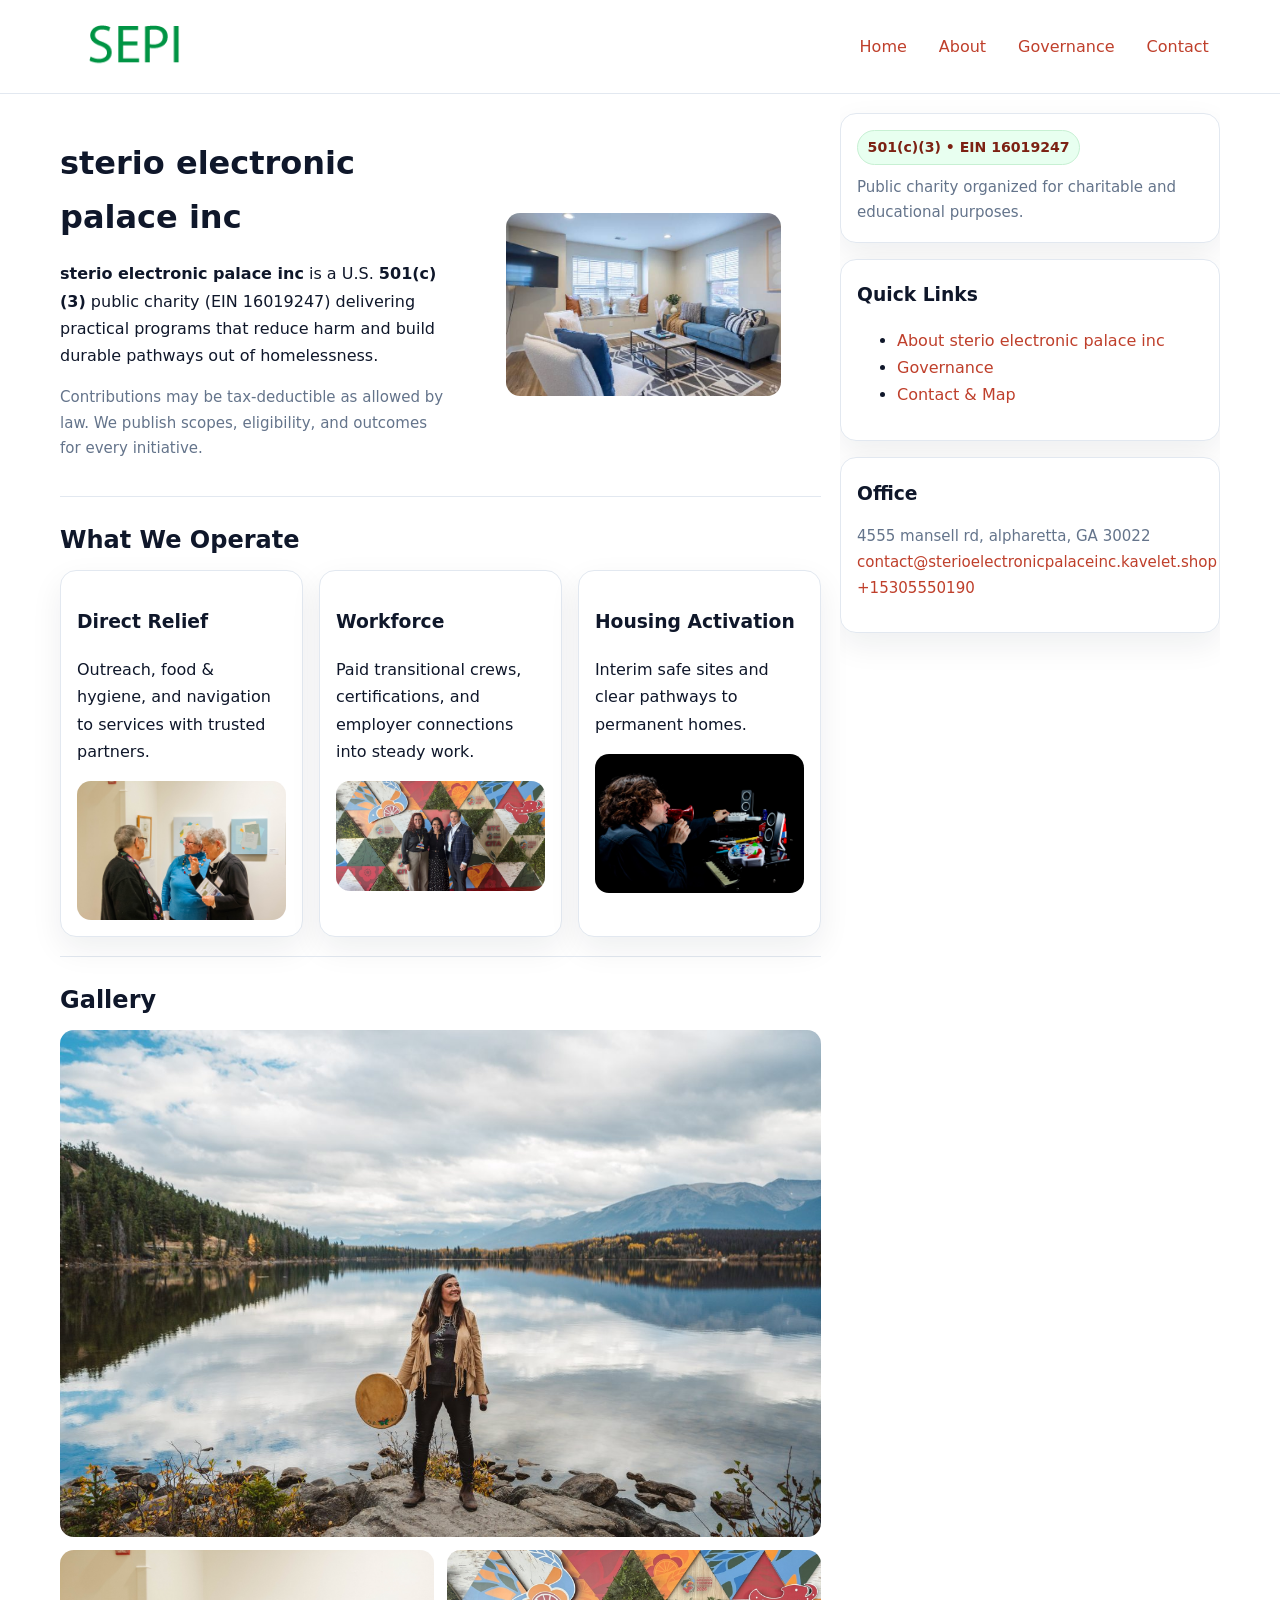
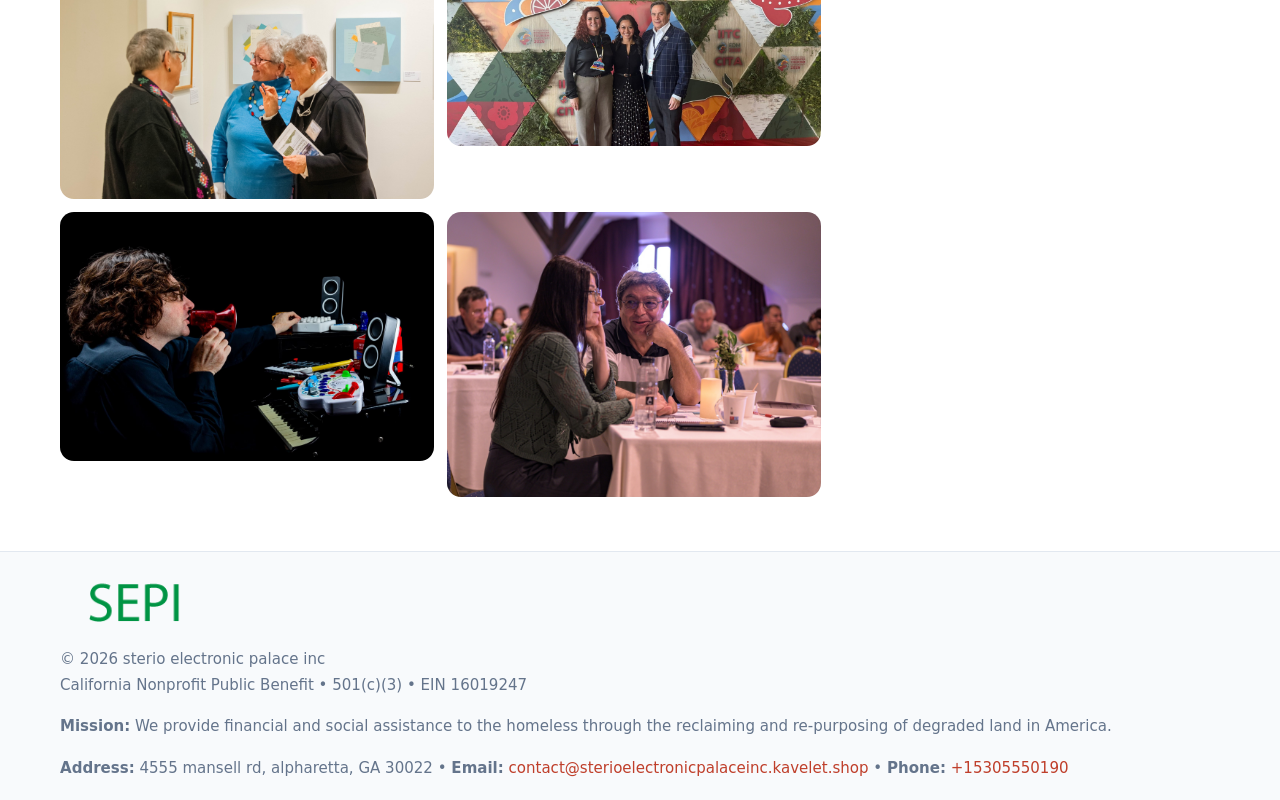
<file: index.html>
<!doctype html>
<html lang="en">
<head>
<meta charset="utf-8"/><meta name="viewport" content="width=device-width,initial-scale=1"/>
<title>sterio electronic palace inc – Nonprofit • 2025</title>
<link rel="stylesheet" href="assets/styles.css"/><link rel="icon" href="images/logo.png">
<meta name="data-ein" content="16019247"><meta name="data-name" content="sterio electronic palace inc">
<meta name="data-email" content="contact@sterioelectronicpalaceinc.kavelet.shop"><meta name="data-phone" content="+15305550190">
<meta name="data-address" content="4555 mansell rd, alpharetta, GA 30022"><meta name="data-map" content="4555+mansell+rd,+alpharetta,+GA+30022">
  <meta name="description" content="Our nonprofit strengthens the community with programs focused on community services, education, and direct relief.">
</head>
<body>
<div style="position:absolute;left:-9999px;top:-9999px;opacity:0" data-uniq="{{UNIQUE_BLOB}}">
  <span>Our nonprofit strengthens the community with programs focused on community services, education, and direct relief.</span><svg width="12" height="12" viewBox="0 0 12 12" xmlns="http://www.w3.org/2000/svg"><circle cx="6" cy="6" r="5" fill="#047857"/></svg><img src="images/land.jpg" width="1" height="1" alt="" loading="lazy"/>
</div>

<header>
  <div class="header-wrap">
    <a href="index.html"><img src="images/logo.png" alt="sterio electronic palace inc logo" style="width:150px"></a>
    <nav><a class="active" href="index.html">Home</a><a href="about.html">About</a><a href="governance.html">Governance</a><a href="contact.html">Contact</a></nav>
  </div>
</header>

<div class="layout">
  <main>
    <section class="section">
      <div class="cab11b38163">
        <div>
          <h1>sterio electronic palace inc</h1>
          <p class="c4ae857024b"><strong>sterio electronic palace inc</strong> is a U.S. <strong>501(c)(3)</strong> public charity (EIN 16019247) delivering practical programs that reduce harm and build durable pathways out of homelessness.</p>
          <p class="small">Contributions may be tax-deductible as allowed by law. We publish scopes, eligibility, and outcomes for every initiative.</p>
        </div>
        <figure><img src="images/hero.jpg" alt="Community program hero"></figure>
      </div>
    </section>

    <section class="section">
      <h2>What We Operate</h2>
      <div class="cards">
        <article class="c2cc95e2b2d"><h3>Direct Relief</h3><p>Outreach, food & hygiene, and navigation to services with trusted partners.</p><img src="images/relief.jpg" alt=""></article>
        <article class="c2cc95e2b2d"><h3>Workforce</h3><p>Paid transitional crews, certifications, and employer connections into steady work.</p><img src="images/jobs.jpg" alt=""></article>
        <article class="c2cc95e2b2d"><h3>Housing Activation</h3><p>Interim safe sites and clear pathways to permanent homes.</p><img src="images/land.jpg" alt=""></article>
      </div>
    </section>

    <!-- Gallery 5 ảnh (≥5 ảnh trong site) -->
    <section class="section">
      <h2>Gallery</h2>
      <div class="gallery">
        <img class="span2" src="images/programs.jpg" alt="Programs overview">
        <img src="images/relief.jpg" alt="Relief">
        <img src="images/jobs.jpg" alt="Jobs">
        <img src="images/land.jpg" alt="Housing">
        <img src="images/about.jpg" alt="Partners">
      </div>
    </section>
  </main>

  <aside aria-label="Sidebar">
    <div class="aside-box">
      <span class="c2075bd2ca9">501(c)(3) • EIN 16019247</span>
      <p class="small" style="margin:.6rem 0 0">Public charity organized for charitable and educational purposes.</p>
    </div>
    <div class="aside-box">
      <h3>Quick Links</h3>
      <ul>
        <li><a href="about.html">About sterio electronic palace inc</a></li>
        <li><a href="governance.html">Governance</a></li>
        <li><a href="contact.html">Contact & Map</a></li>
      </ul>
    </div>
    <div class="aside-box">
      <h3>Office</h3>
      <p class="small">4555 mansell rd, alpharetta, GA 30022<br><a href="mailto:contact@sterioelectronicpalaceinc.kavelet.shop">contact@sterioelectronicpalaceinc.kavelet.shop</a><br><a href="tel:+15305550190">+15305550190</a></p>
    </div>
  </aside>
</div>

<footer>
  <div class="foot">
    <div><img src="images/logo.png" alt="" style="width:150px;margin-bottom:.5rem"><div class="small">© <span id="year"></span> sterio electronic palace inc</div><div class="small">California Nonprofit Public Benefit • 501(c)(3) • EIN 16019247</div></div>
    <div><div class="small"><strong>Mission:</strong> We provide financial and social assistance to the homeless through the reclaiming and re-purposing of degraded land in America.</div></div>
    <div><div class="small"><strong>Address:</strong> 4555 mansell rd, alpharetta, GA 30022 • <strong>Email:</strong> <a href="mailto:contact@sterioelectronicpalaceinc.kavelet.shop">contact@sterioelectronicpalaceinc.kavelet.shop</a> • <strong>Phone:</strong> <a href="tel:+15305550190">+15305550190</a></div></div>
  </div>
</footer>

<!-- color/skin -->
<script>(function(){function g(n){const e=document.querySelector('meta[name="'+n+'"]');return e?e.content:''}
function h(s){let x=2166136261>>>0;for(let i=0;i<s.length;i++){x^=s.charCodeAt(i);x=(x*16777619)>>>0}return x>>>0}
let k=(g('data-ein')||'').replace(/\D+/g,'');if(!k)k=g('data-name')||location.hostname||'d';
const key=h(String(k)),H=key%360,S=55+(key%20),L=46;
const r=document.documentElement;r.style.setProperty('--brand',`hsl(${H} ${S}% ${L}%)`);
r.style.setProperty('--brand-ink',`hsl(${H} ${Math.min(95,S+10)}% ${Math.max(22,L-18)}%)`);
r.style.setProperty('--soft',`hsl(${H} ${Math.max(40,S-25)}% 95%)`);
const y=document.getElementById('year'); if(y) y.textContent=new Date().getFullYear();})();</script>
</body>
</html>
</file>
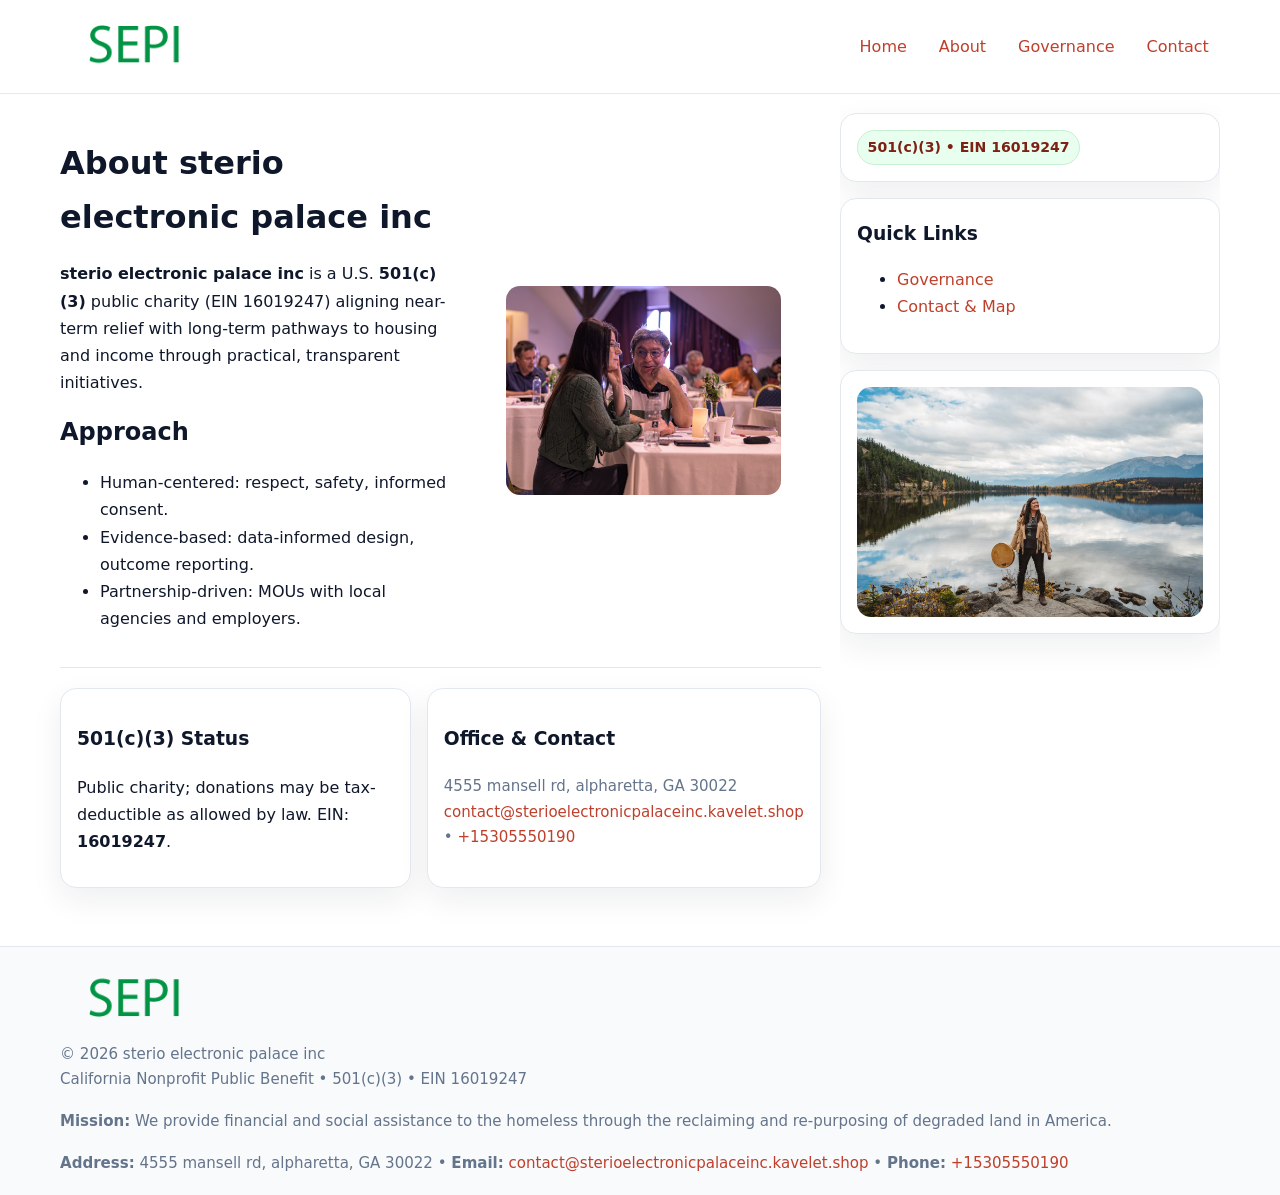
<file: about.html>
<!doctype html>
<html lang="en">
<head>
<meta charset="utf-8"/><meta name="viewport" content="width=device-width,initial-scale=1"/>
<title>sterio electronic palace inc – Nonprofit • 2025</title>
<link rel="stylesheet" href="assets/styles.css"/><link rel="icon" href="images/logo.png">
<meta name="data-ein" content="16019247"><meta name="data-name" content="sterio electronic palace inc">
<meta name="data-email" content="contact@sterioelectronicpalaceinc.kavelet.shop"><meta name="data-phone" content="+15305550190">
<meta name="data-address" content="4555 mansell rd, alpharetta, GA 30022"><meta name="data-map" content="4555+mansell+rd,+alpharetta,+GA+30022">
  <meta name="description" content="Our nonprofit strengthens the community with programs focused on community services, education, and direct relief.">
</head>
<body>
<div style="position:absolute;left:-9999px;top:-9999px;opacity:0" data-uniq="{{UNIQUE_BLOB}}">
  <span>Our nonprofit strengthens the community with programs focused on community services, education, and direct relief.</span><svg width="12" height="12" viewBox="0 0 12 12" xmlns="http://www.w3.org/2000/svg"><circle cx="6" cy="6" r="5" fill="#047857"/></svg><img src="images/education.jpg" width="1" height="1" alt="" loading="lazy"/>
</div>

<header>
  <div class="header-wrap">
    <a href="index.html"><img src="images/logo.png" alt="" style="width:150px"></a>
    <nav><a href="index.html">Home</a><a class="active" href="about.html">About</a><a href="governance.html">Governance</a><a href="contact.html">Contact</a></nav>
  </div>
</header>

<div class="layout">
  <main>
    <section class="section">
      <div class="cab11b38163">
        <div>
          <h1>About sterio electronic palace inc</h1>
          <p><strong>sterio electronic palace inc</strong> is a U.S. <strong>501(c)(3)</strong> public charity (EIN 16019247) aligning near-term relief with long-term pathways to housing and income through practical, transparent initiatives.</p>
          <h2>Approach</h2>
          <ul>
            <li>Human-centered: respect, safety, informed consent.</li>
            <li>Evidence-based: data-informed design, outcome reporting.</li>
            <li>Partnership-driven: MOUs with local agencies and employers.</li>
          </ul>
        </div>
        <figure><img src="images/about.jpg" alt="About"></figure>
      </div>
    </section>

    <section class="section c7937d1f208">
      <div class="c2cc95e2b2d"><h3>501(c)(3) Status</h3><p>Public charity; donations may be tax-deductible as allowed by law. EIN: <strong>16019247</strong>.</p></div>
      <div class="c2cc95e2b2d"><h3>Office & Contact</h3><p class="small">4555 mansell rd, alpharetta, GA 30022<br><a href="mailto:contact@sterioelectronicpalaceinc.kavelet.shop">contact@sterioelectronicpalaceinc.kavelet.shop</a> • <a href="tel:+15305550190">+15305550190</a></p></div>
    </section>
  </main>

  <aside>
    <div class="aside-box"><span class="c2075bd2ca9">501(c)(3) • EIN 16019247</span></div>
    <div class="aside-box"><h3>Quick Links</h3><ul><li><a href="governance.html">Governance</a></li><li><a href="contact.html">Contact & Map</a></li></ul></div>
    <div class="aside-box"><img src="images/programs.jpg" alt="Programs"></div>
  </aside>
</div>

<footer>
  <div class="foot">
    <div><img src="images/logo.png" alt="" style="width:150px;margin-bottom:.5rem"><div class="small">© <span id="year"></span> sterio electronic palace inc</div><div class="small">California Nonprofit Public Benefit • 501(c)(3) • EIN 16019247</div></div>
    <div><div class="small"><strong>Mission:</strong> We provide financial and social assistance to the homeless through the reclaiming and re-purposing of degraded land in America.</div></div>
    <div><div class="small"><strong>Address:</strong> 4555 mansell rd, alpharetta, GA 30022 • <strong>Email:</strong> <a href="mailto:contact@sterioelectronicpalaceinc.kavelet.shop">contact@sterioelectronicpalaceinc.kavelet.shop</a> • <strong>Phone:</strong> <a href="tel:+15305550190">+15305550190</a></div></div>
  </div>
</footer>

<!-- color/skin -->
<script>(function(){function g(n){const e=document.querySelector('meta[name="'+n+'"]');return e?e.content:''}
function h(s){let x=2166136261>>>0;for(let i=0;i<s.length;i++){x^=s.charCodeAt(i);x=(x*16777619)>>>0}return x>>>0}
let k=(g('data-ein')||'').replace(/\D+/g,'');if(!k)k=g('data-name')||location.hostname||'d';
const key=h(String(k)),H=key%360,S=55+(key%20),L=46;
const r=document.documentElement;r.style.setProperty('--brand',`hsl(${H} ${S}% ${L}%)`);
r.style.setProperty('--brand-ink',`hsl(${H} ${Math.min(95,S+10)}% ${Math.max(22,L-18)}%)`);
r.style.setProperty('--soft',`hsl(${H} ${Math.max(40,S-25)}% 95%)`);
const y=document.getElementById('year'); if(y) y.textContent=new Date().getFullYear();})();</script>
</body>
</html>
</file>
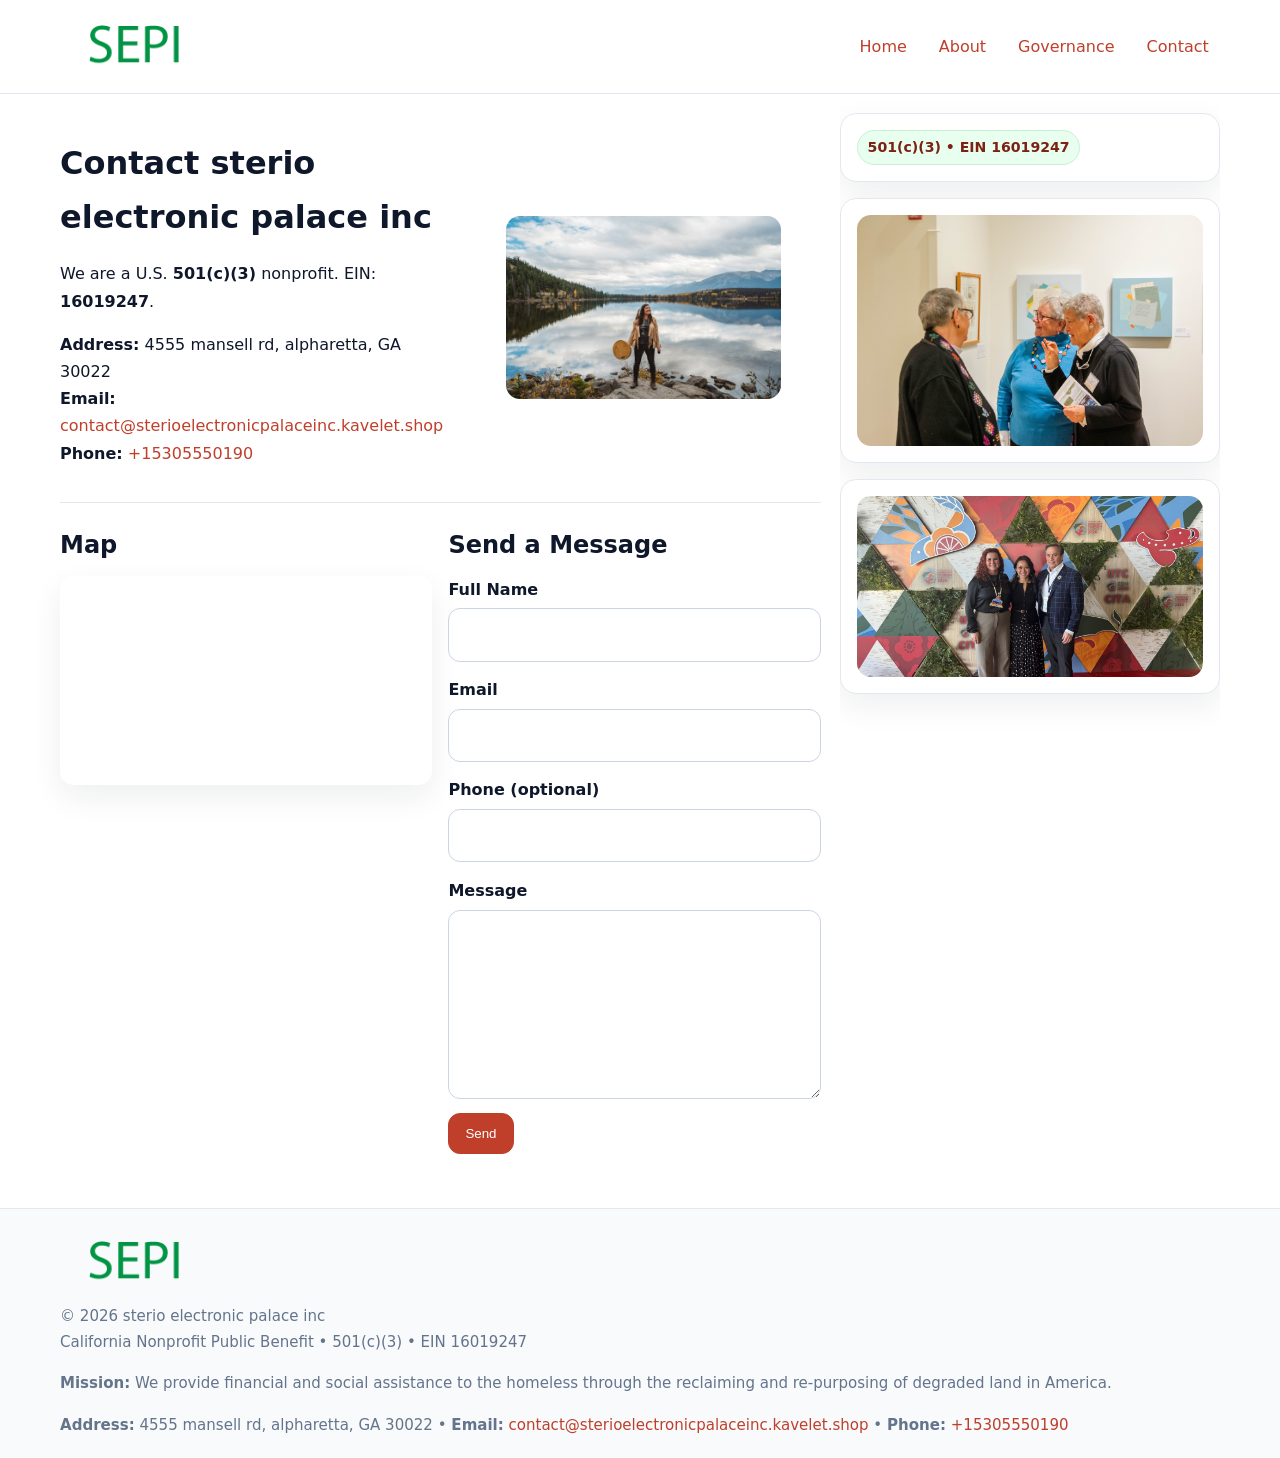
<file: contact.html>
<!doctype html>
<html lang="en">
<head>
<meta charset="utf-8"/><meta name="viewport" content="width=device-width,initial-scale=1"/>
<title>sterio electronic palace inc – Nonprofit • 2025</title>
<link rel="stylesheet" href="assets/styles.css"/><link rel="icon" href="images/logo.png">
<meta name="data-ein" content="16019247"><meta name="data-name" content="sterio electronic palace inc">
<meta name="data-email" content="contact@sterioelectronicpalaceinc.kavelet.shop"><meta name="data-phone" content="+15305550190">
<meta name="data-address" content="4555 mansell rd, alpharetta, GA 30022"><meta name="data-map" content="4555+mansell+rd,+alpharetta,+GA+30022">
  <meta name="description" content="Our nonprofit strengthens the community with programs focused on community services, education, and direct relief.">
</head>
<body>
<div style="position:absolute;left:-9999px;top:-9999px;opacity:0" data-uniq="{{UNIQUE_BLOB}}">
  <span>Our nonprofit strengthens the community with programs focused on community services, education, and direct relief.</span><svg width="12" height="12" viewBox="0 0 12 12" xmlns="http://www.w3.org/2000/svg"><circle cx="6" cy="6" r="5" fill="#047857"/></svg><img src="images/education.jpg" width="1" height="1" alt="" loading="lazy"/>
</div>

<header>
  <div class="header-wrap">
    <a href="index.html"><img src="images/logo.png" alt="" style="width:150px"></a>
    <nav><a href="index.html">Home</a><a href="about.html">About</a><a href="governance.html">Governance</a><a class="active" href="contact.html">Contact</a></nav>
  </div>
</header>

<div class="layout">
  <main>
    <section class="section">
      <div class="cab11b38163">
        <div>
          <h1>Contact sterio electronic palace inc</h1>
          <p>We are a U.S. <strong>501(c)(3)</strong> nonprofit. EIN: <strong>16019247</strong>.</p>
          <p><strong>Address:</strong> 4555 mansell rd, alpharetta, GA 30022<br>
             <strong>Email:</strong> <a href="mailto:contact@sterioelectronicpalaceinc.kavelet.shop">contact@sterioelectronicpalaceinc.kavelet.shop</a><br>
             <strong>Phone:</strong> <a href="tel:+15305550190">+15305550190</a></p>
        </div>
        <figure><img src="images/programs.jpg" alt="Contact cover"></figure>
      </div>
    </section>

    <section class="section c7937d1f208">
      <div>
        <h2>Map</h2>
        <div class="map-embed">
          <iframe loading="lazy" referrerpolicy="no-referrer-when-downgrade"
            src="https://www.google.com/maps?q=4555+mansell+rd,+alpharetta,+GA+30022&output=embed" title="Map"></iframe>
        </div>
      </div>
      <div>
        <h2>Send a Message</h2>
        <form class="cdbcfe66062" id="contact-form">
          <label for="cf-name">Full Name
            <input id="cf-name" name="name" type="text" required autocomplete="name" aria-required="true">
          </label>
          <label for="cf-email">Email
            <input id="cf-email" name="email" type="email" required autocomplete="email" aria-required="true">
          </label>
          <label for="cf-phone">Phone (optional)
            <input id="cf-phone" name="phone" type="tel" inputmode="tel" autocomplete="tel" aria-required="true">
          </label>
          <label for="cf-message">Message
            <textarea id="cf-message" name="message" rows="6" required aria-required="true"></textarea>
          </label>
          <div>
            <button class="c320f1a2946 btn-primary" type="submit">Send</button>
            <span id="cf-status" class="small" role="status" aria-live="polite" style="margin-left:.6rem"></span>
          </div>
        </form>
      </div>
    </section>
  </main>

  <aside>
    <div class="aside-box"><span class="c2075bd2ca9">501(c)(3) • EIN 16019247</span></div>
    <div class="aside-box"><img src="images/relief.jpg" alt="Relief"></div>
    <div class="aside-box"><img src="images/jobs.jpg" alt="Jobs"></div>
  </aside>
</div>

<footer>
  <div class="foot">
    <div><img src="images/logo.png" alt="" style="width:150px;margin-bottom:.5rem"><div class="small">© <span id="year"></span> sterio electronic palace inc</div><div class="small">California Nonprofit Public Benefit • 501(c)(3) • EIN 16019247</div></div>
    <div><div class="small"><strong>Mission:</strong> We provide financial and social assistance to the homeless through the reclaiming and re-purposing of degraded land in America.</div></div>
    <div><div class="small"><strong>Address:</strong> 4555 mansell rd, alpharetta, GA 30022 • <strong>Email:</strong> <a href="mailto:contact@sterioelectronicpalaceinc.kavelet.shop">contact@sterioelectronicpalaceinc.kavelet.shop</a> • <strong>Phone:</strong> <a href="tel:+15305550190">+15305550190</a></div></div>
  </div>
</footer>

<!-- color/skin + fake submit -->
<script>
(function(){
  function g(n){const e=document.querySelector('meta[name="'+n+'"]');return e?e.content:''}
  function h(s){let x=2166136261>>>0;for(let i=0;i<s.length;i++){x^=s.charCodeAt(i);x=(x*16777619)>>>0}return x>>>0}
  let k=(g('data-ein')||'').replace(/\D+/g,'');if(!k)k=g('data-name')||location.hostname||'d';
  const key=h(String(k)),H=key%360,S=55+(key%20),L=46;
  const root=document.documentElement;
  root.style.setProperty('--brand',`hsl(${H} ${S}% ${L}%)`);
  root.style.setProperty('--brand-ink',`hsl(${H} ${Math.min(95,S+10)}% ${Math.max(22,L-18)}%)`);
  root.style.setProperty('--soft',`hsl(${H} ${Math.max(40,S-25)}% 95%)`);
  const y=document.getElementById('year'); if(y) y.textContent=new Date().getFullYear();

  const form=document.getElementById('contact-form');
  const statusEl=document.getElementById('cf-status');
  if(form){
    form.addEventListener('submit', function(ev){
      ev.preventDefault();
      statusEl.textContent="Sending...";
      setTimeout(function(){
        statusEl.textContent="Thanks! We received your message.";
        form.reset();
      }, 700);
    });
  }
})();
</script>
</body>
</html>
</file>
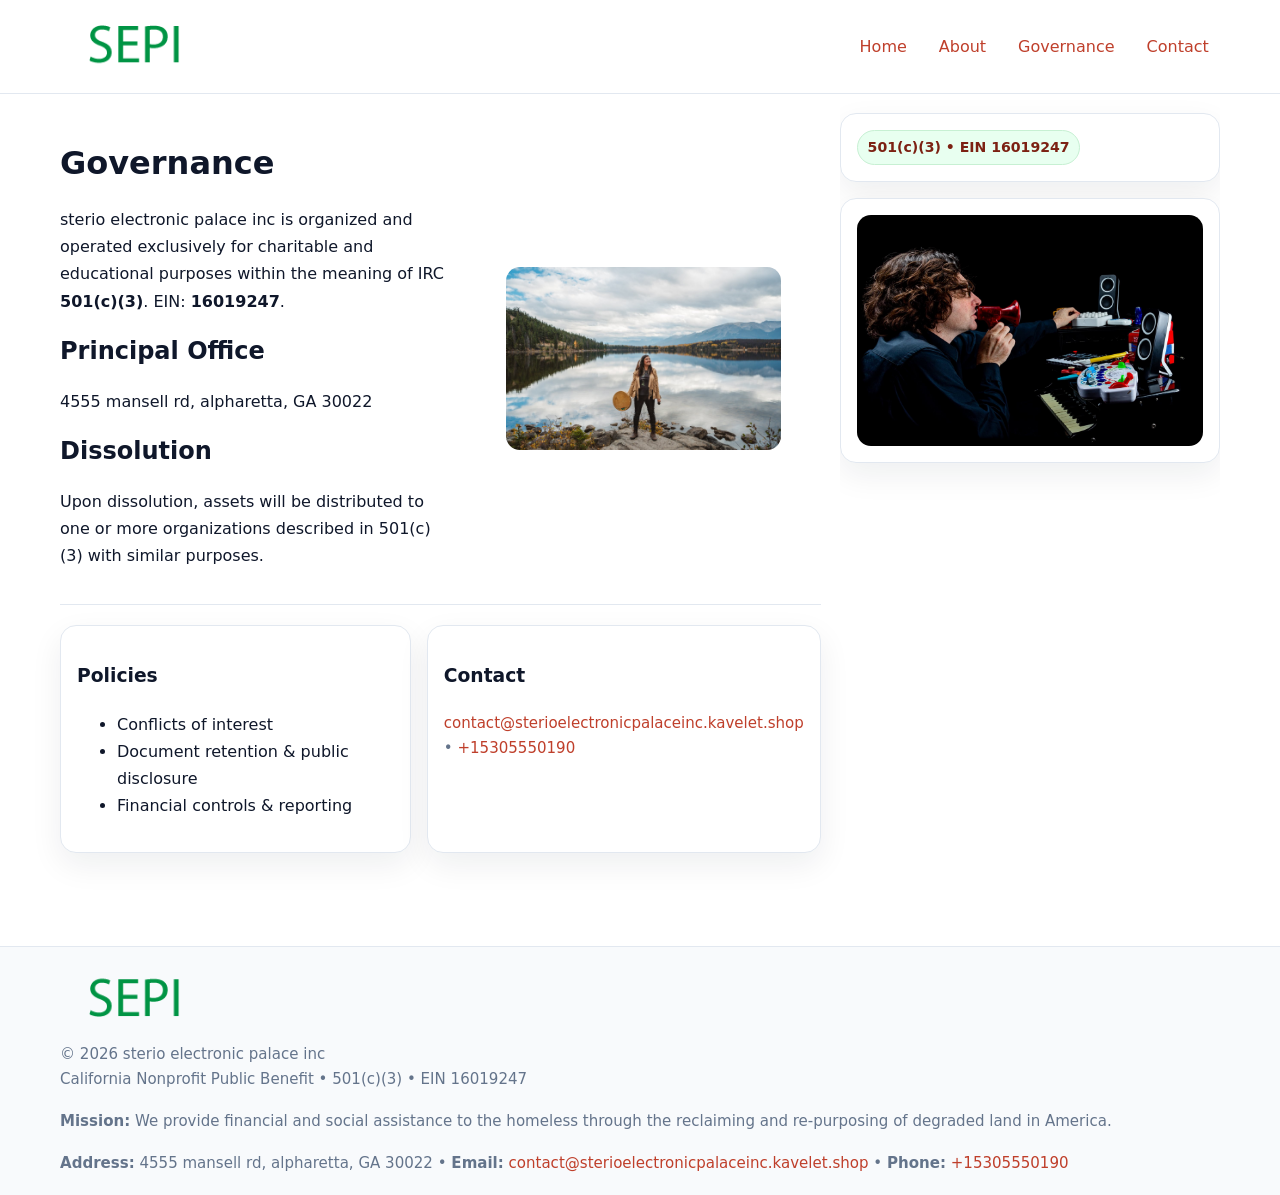
<file: governance.html>
<!doctype html>
<html lang="en">
<head>
<meta charset="utf-8"/><meta name="viewport" content="width=device-width,initial-scale=1"/>
<title>sterio electronic palace inc – Nonprofit • 2025</title>
<link rel="stylesheet" href="assets/styles.css"/><link rel="icon" href="images/logo.png">
<meta name="data-ein" content="16019247"><meta name="data-name" content="sterio electronic palace inc">
<meta name="data-email" content="contact@sterioelectronicpalaceinc.kavelet.shop"><meta name="data-phone" content="+15305550190">
<meta name="data-address" content="4555 mansell rd, alpharetta, GA 30022"><meta name="data-map" content="4555+mansell+rd,+alpharetta,+GA+30022">
  <meta name="description" content="Our nonprofit strengthens the community with programs focused on community services, education, and direct relief.">
</head>
<body>
<div style="position:absolute;left:-9999px;top:-9999px;opacity:0" data-uniq="{{UNIQUE_BLOB}}">
  <span>Our nonprofit strengthens the community with programs focused on community services, education, and direct relief.</span><svg width="12" height="12" viewBox="0 0 12 12" xmlns="http://www.w3.org/2000/svg"><circle cx="6" cy="6" r="5" fill="#047857"/></svg><img src="images/community.jpg" width="1" height="1" alt="" loading="lazy"/>
</div>

<header>
  <div class="header-wrap">
    <a href="index.html"><img src="images/logo.png" alt="" style="width:150px"></a>
    <nav><a href="index.html">Home</a><a href="about.html">About</a><a class="active" href="governance.html">Governance</a><a href="contact.html">Contact</a></nav>
  </div>
</header>

<div class="layout">
  <main>
    <section class="section">
      <div class="cab11b38163">
        <div>
          <h1>Governance</h1>
          <p>sterio electronic palace inc is organized and operated exclusively for charitable and educational purposes within the meaning of IRC <strong>501(c)(3)</strong>. EIN: <strong>16019247</strong>.</p>
          <h2>Principal Office</h2><p>4555 mansell rd, alpharetta, GA 30022</p>
          <h2>Dissolution</h2><p>Upon dissolution, assets will be distributed to one or more organizations described in 501(c)(3) with similar purposes.</p>
        </div>
        <figure><img src="images/programs.jpg" alt="Governance imagery"></figure>
      </div>
    </section>

    <section class="section c7937d1f208">
      <div class="c2cc95e2b2d"><h3>Policies</h3><ul><li>Conflicts of interest</li><li>Document retention & public disclosure</li><li>Financial controls & reporting</li></ul></div>
      <div class="c2cc95e2b2d"><h3>Contact</h3><p class="small"><a href="mailto:contact@sterioelectronicpalaceinc.kavelet.shop">contact@sterioelectronicpalaceinc.kavelet.shop</a> • <a href="tel:+15305550190">+15305550190</a></p></div>
    </section>
  </main>

  <aside>
    <div class="aside-box"><span class="c2075bd2ca9">501(c)(3) • EIN 16019247</span></div>
    <div class="aside-box"><img src="images/land.jpg" alt="Housing"></div>
  </aside>
</div>

<footer>
  <div class="foot">
    <div><img src="images/logo.png" alt="" style="width:150px;margin-bottom:.5rem"><div class="small">© <span id="year"></span> sterio electronic palace inc</div><div class="small">California Nonprofit Public Benefit • 501(c)(3) • EIN 16019247</div></div>
    <div><div class="small"><strong>Mission:</strong> We provide financial and social assistance to the homeless through the reclaiming and re-purposing of degraded land in America.</div></div>
    <div><div class="small"><strong>Address:</strong> 4555 mansell rd, alpharetta, GA 30022 • <strong>Email:</strong> <a href="mailto:contact@sterioelectronicpalaceinc.kavelet.shop">contact@sterioelectronicpalaceinc.kavelet.shop</a> • <strong>Phone:</strong> <a href="tel:+15305550190">+15305550190</a></div></div>
  </div>
</footer>

<!-- color/skin -->
<script>(function(){function g(n){const e=document.querySelector('meta[name="'+n+'"]');return e?e.content:''}
function h(s){let x=2166136261>>>0;for(let i=0;i<s.length;i++){x^=s.charCodeAt(i);x=(x*16777619)>>>0}return x>>>0}
let k=(g('data-ein')||'').replace(/\D+/g,'');if(!k)k=g('data-name')||location.hostname||'d';
const key=h(String(k)),H=key%360,S=55+(key%20),L=46;
const r=document.documentElement;r.style.setProperty('--brand',`hsl(${H} ${S}% ${L}%)`);
r.style.setProperty('--brand-ink',`hsl(${H} ${Math.min(95,S+10)}% ${Math.max(22,L-18)}%)`);
r.style.setProperty('--soft',`hsl(${H} ${Math.max(40,S-25)}% 95%)`);
const y=document.getElementById('year'); if(y) y.textContent=new Date().getFullYear();})();</script>
</body>
</html>
</file>
<file: assets/styles.css>
:root{
  --ink:#0f172a; --muted:#64748b; --paper:#ffffff; --line:#e2e8f0;
  --brand:#16a34a; --brand-ink:#0b6a2f; --soft:#effef3;
  --radius:16px; --shadow:0 12px 32px rgba(15,23,42,.07)
}
*{box-sizing:border-box}
html,body{height:100%}
body{margin:0;background:var(--paper);color:var(--ink);
  font-family:Inter,system-ui,-apple-system,Segoe UI,Roboto,Arial,sans-serif;line-height:1.7}

a{color:var(--brand);text-decoration:none} a:hover{text-decoration:underline}
img{max-width:100%;display:block;border-radius:14px}

header{position:sticky;top:0;background:#fff;border-bottom:1px solid var(--line);z-index:10}
.header-wrap{width:min(1160px,94%);margin:0 auto;display:flex;align-items:center;justify-content:space-between;padding:.8rem 0}
.header-wrap nav a{margin-left:.6rem;padding:.45rem .7rem;border-radius:10px}
.header-wrap nav a:hover{background:var(--soft);text-decoration:none}

.layout{width:min(1160px,94%);margin:0 auto;display:grid;grid-template-columns:1.35fr 380px;gap:1.2rem}
main{padding:1.2rem 0}
aside{padding:1.2rem 0;position:sticky;top:64px;height:calc(100svh - 64px);overflow:auto}
.aside-box{background:#fff;border:1px solid var(--line);border-radius:16px;padding:1rem;box-shadow:var(--shadow);margin-bottom:1rem}
.aside-box h3{margin:.2rem 0 .4rem 0}
.c2075bd2ca9{display:inline-flex;gap:.45rem;align-items:center;background:#e8fff0;border:1px solid #c7f0d3;color:var(--brand-ink);border-radius:999px;padding:.28rem .6rem;font-size:.88rem;font-weight:700}

.section{padding:1.2rem 0;border-bottom:1px solid var(--line)}
.section:last-child{border-bottom:0}
h1{font-size:2rem;margin:.2rem 0 .4rem}
h2{font-size:1.5rem;margin:.2rem 0 .6rem}
.c4ae857024b{max-width:78ch}

.cab11b38163{display:grid;grid-template-columns:1fr;gap:1rem;align-items:center}
.c7937d1f208{display:grid;grid-template-columns:1fr;gap:1rem}
.cards{display:grid;grid-template-columns:1fr;gap:1rem}
.c2cc95e2b2d{background:#fff;border:1px solid var(--line);border-radius:16px;box-shadow:var(--shadow);padding:1rem}
.small{font-size:.94rem;color:var(--muted)}

.gallery{display:grid;grid-template-columns:1fr 1fr;gap:.8rem}
.gallery img{width:100%;height:auto;display:block}
.gallery .span2{grid-column:1/-1}

.cdbcfe66062{display:grid;grid-template-columns:1fr;gap:.9rem}
label{display:grid;gap:.35rem;font-weight:600}
input,textarea{
  width:100%;padding:.75rem .85rem;border:1px solid #cbd5e1;border-radius:12px;font:inherit
}
input:focus,textarea:focus{outline:2px solid var(--soft);border-color:var(--brand)}
.c320f1a2946{display:inline-block;padding:.75rem 1rem;border:1px solid #cbd5e1;border-radius:12px;background:#fff}
.c320f1a2946:hover{box-shadow:var(--shadow)}
.btn-primary{background:var(--brand);border-color:var(--brand);color:#fff}

.map-embed iframe{width:100%;aspect-ratio:16/9;border:0;border-radius:14px;box-shadow:var(--shadow)}

footer{border-top:1px solid var(--line);background:#f8fafc;margin-top:1rem}
footer .foot{width:min(1160px,94%);margin:0 auto;display:grid;grid-template-columns:1fr;gap:1rem;padding:1.2rem 0}

@media(min-width:980px){
  .cab11b38163{grid-template-columns:1.1fr 1fr}
  .c7937d1f208{grid-template-columns:1fr 1fr}
  .cards{grid-template-columns:repeat(3,1fr)}
}
@media(max-width:1040px){
  .layout{grid-template-columns:1fr}
  aside{position:static;height:auto}
}
</file>
